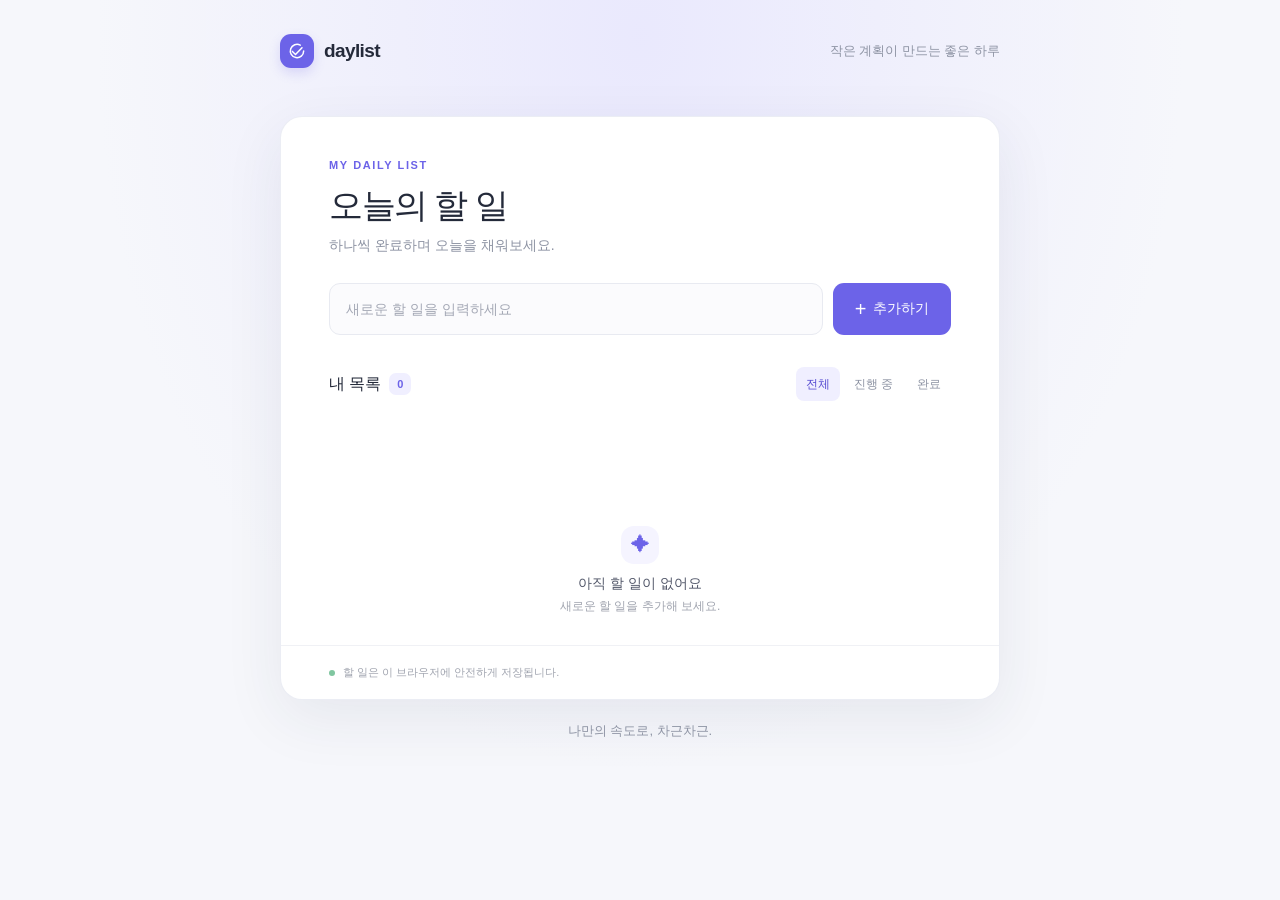
<file: todolist/index.html>
<!doctype html>
<html lang="ko">
  <head>
    <meta charset="utf-8">
    <meta name="viewport" content="width=device-width, initial-scale=1">
    <meta name="theme-color" content="#f6f7fb">
    <meta
      name="description"
      content="오늘 해야 할 일을 간단하게 기록하고 관리하세요."
    >
    <title>오늘의 할 일</title>
    <link rel="stylesheet" href="css/styles.css">
    <script src="js/app.js" defer></script>
  </head>
  <body>
    <main class="app-shell">
      <header class="page-header">
        <a class="brand" href="./" aria-label="오늘의 할 일 홈">
          <span class="brand-mark" aria-hidden="true">
            <svg viewBox="0 0 24 24" fill="none">
              <path d="m6.5 12.5 3.7 3.7 7.8-8.1" />
              <path d="M20 12a8 8 0 1 1-4.1-7" />
            </svg>
          </span>
          <span>daylist</span>
        </a>
        <span class="header-note">작은 계획이 만드는 좋은 하루</span>
      </header>

      <section class="todo-card" aria-labelledby="page-title">
        <div class="intro">
          <p class="eyebrow">MY DAILY LIST</p>
          <h1 id="page-title">오늘의 할 일</h1>
          <p class="intro-copy">하나씩 완료하며 오늘을 채워보세요.</p>
        </div>

        <form class="todo-form" id="todo-form">
          <label class="sr-only" for="todo-input">새 할 일</label>
          <input
            id="todo-input"
            name="todo"
            type="text"
            maxlength="200"
            placeholder="새로운 할 일을 입력하세요"
            autocomplete="off"
            required
          >
          <button class="add-button" type="submit">
            <span aria-hidden="true">+</span>
            <span>추가하기</span>
          </button>
        </form>

        <p class="notice" id="storage-notice" role="status" aria-live="polite" hidden></p>

        <div class="list-toolbar">
          <div class="list-heading">
            <h2>내 목록</h2>
            <span class="task-count" id="task-count" aria-label="할 일 개수">0</span>
          </div>
          <div class="filters" role="group" aria-label="할 일 필터">
            <button class="filter-button is-active" type="button" data-filter="all" aria-pressed="true">
              전체
            </button>
            <button class="filter-button" type="button" data-filter="active" aria-pressed="false">
              진행 중
            </button>
            <button class="filter-button" type="button" data-filter="completed" aria-pressed="false">
              완료
            </button>
          </div>
        </div>

        <ul class="todo-list" id="todo-list" aria-label="할 일 목록"></ul>
        <div class="empty-state" id="empty-state">
          <span class="empty-icon" aria-hidden="true">✦</span>
          <p class="empty-title">아직 할 일이 없어요</p>
          <p class="empty-copy">새로운 할 일을 추가해 보세요.</p>
        </div>
        <p class="sr-only" id="list-announcement" role="status" aria-live="polite"></p>

        <footer class="card-footer">
          <span class="footer-dot" aria-hidden="true"></span>
          <span>할 일은 이 브라우저에 안전하게 저장됩니다.</span>
        </footer>
      </section>

      <p class="page-footer">나만의 속도로, 차근차근.</p>
    </main>
  </body>
</html>
</file>
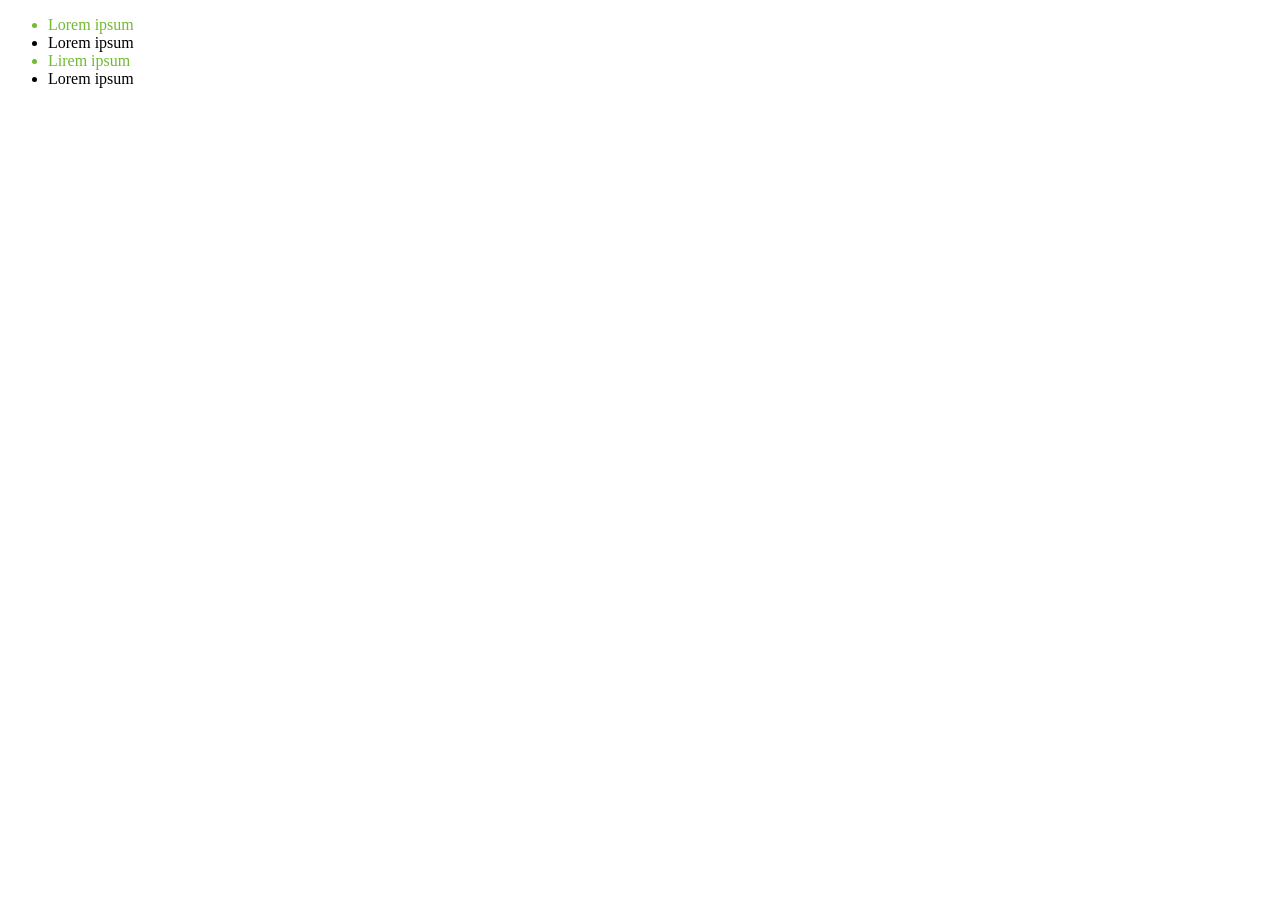
<file: Chap09_Selector.html>
﻿<!DOCTYPE html>
<html xmlns="http://www.w3.org/1999/xhtml">
<head>
<meta http-equiv="Content-Type" content="text/html; charset=utf-8"/>
    <title></title>
    <style>
        /* class 속성으로 select를 가지는 태그의 color속성을  red로 지정한다 */
        .select {
            color: rgb(113, 186, 49);
        } 
    </style>
</head>
<body>
    <ul>
        <li class="select">Lorem ipsum</li>
        <li>Lorem ipsum</li>
        <li class="select">Lirem ipsum</li>
        <li>Lorem ipsum</li>
    </ul>
</body>
</html>
</file>
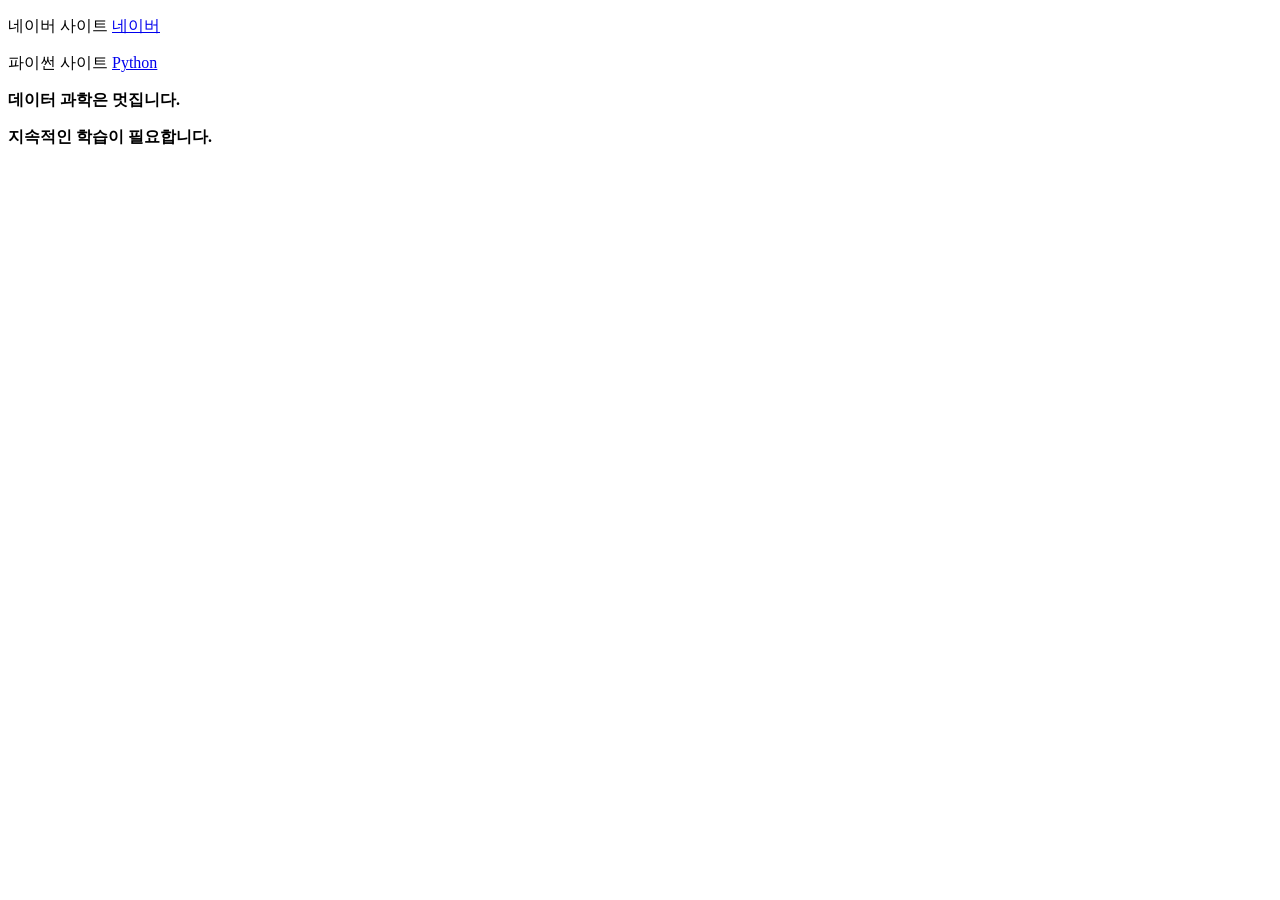
<file: Chap09_test.html>
<!DOCTYPE html>
<html>
    <head>
        <title>
            아주 쉬운 HTML문서 샘플입니다.
        </title>
    </head>
    <body>
        <div>
            <p class="inner-text" id="first">
                네이버 사이트
                <a href="http://www.naver.com" id="credu">
                네이버
                </a>
            </p>
            <p class="inner-text">
                파이썬 사이트
                <a href="https://www.python.org" id="python">
                Python 
                </a>
            </p>
        </div>
        <p class="outer-text" id="second">
            <b>
                데이터 과학은 멋집니다.
            </b>
        </p>
        <p class="outer-text">
            <b>
                지속적인 학습이 필요합니다. 
            </b>
        </p>
    </body>
</html>
</file>
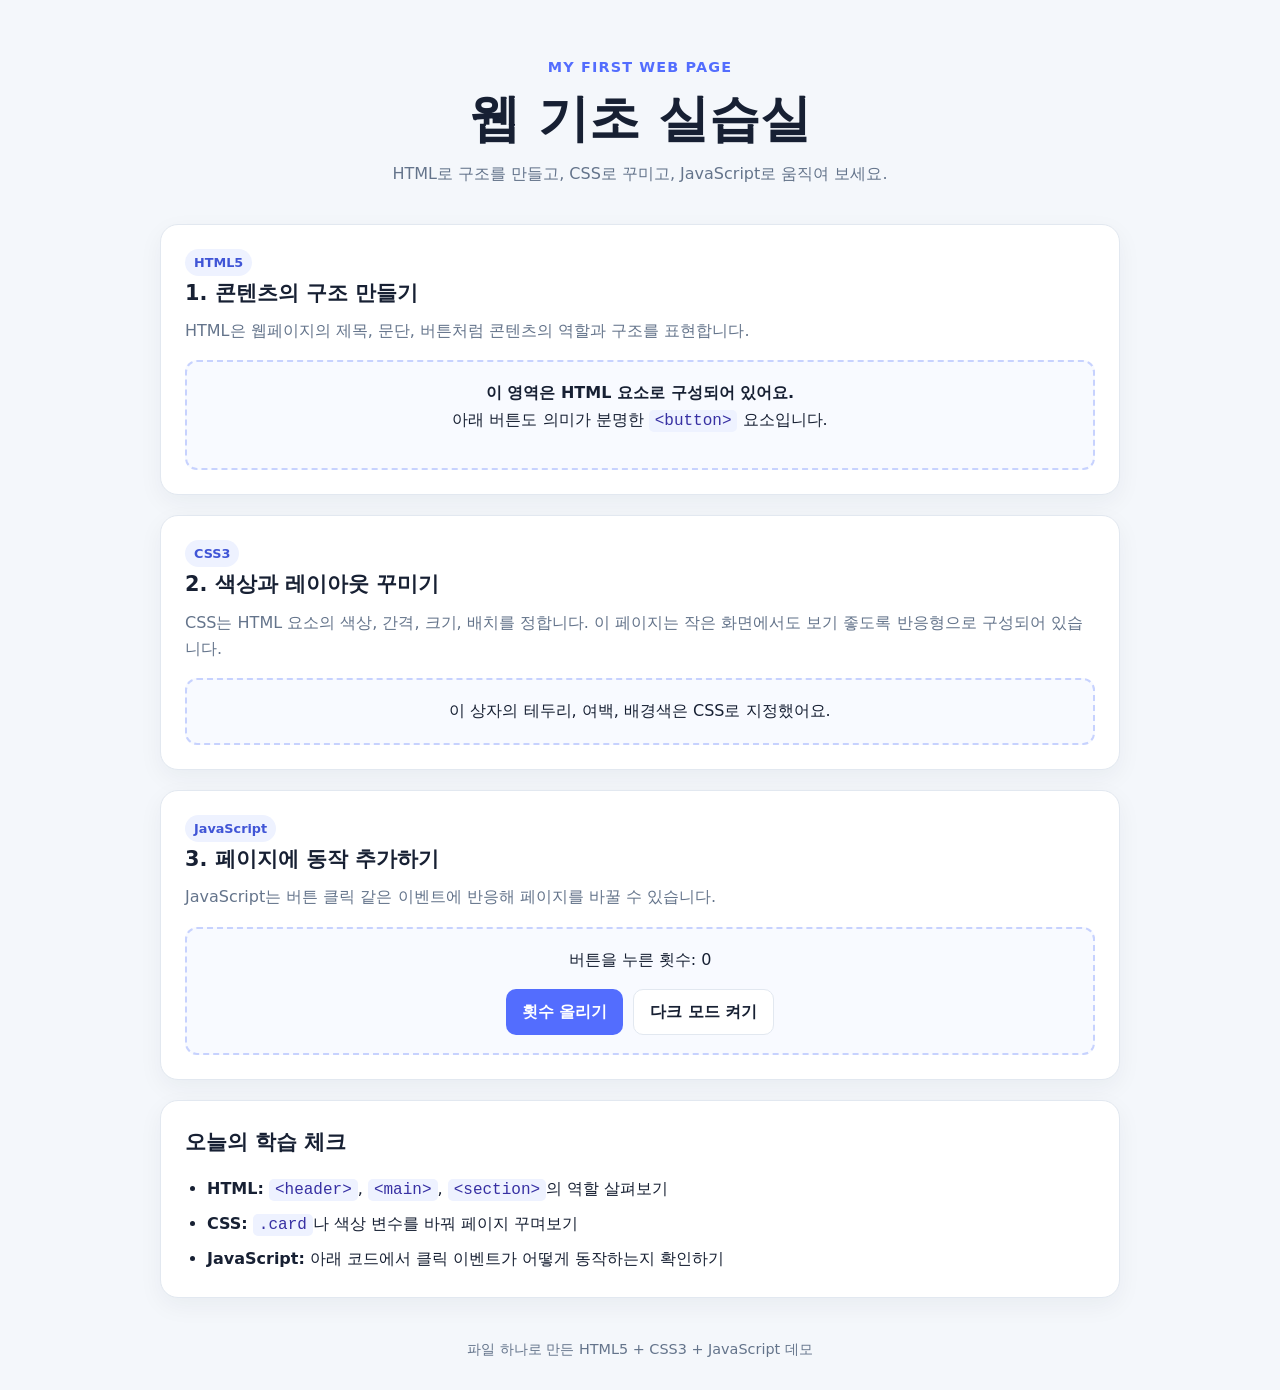
<file: DemoPage.html>
<!doctype html>
<html lang="ko">
<head>
  <meta charset="utf-8">
  <meta name="viewport" content="width=device-width, initial-scale=1">
  <meta name="description" content="HTML5, CSS3, JavaScript의 기초를 한 페이지에서 살펴보는 학습용 데모">
  <title>웹 기초 실습실</title>
  <style>
    :root {
      color-scheme: light;
      --background: #f4f7fb;
      --surface: #ffffff;
      --text: #172033;
      --muted: #64748b;
      --primary: #536dfe;
      --primary-dark: #4055d6;
      --border: #e2e8f0;
      --code: #eef2ff;
    }

    * {
      box-sizing: border-box;
    }

    body {
      margin: 0;
      background: var(--background);
      color: var(--text);
      font-family: system-ui, -apple-system, "Segoe UI", sans-serif;
      line-height: 1.65;
    }

    .page {
      width: min(100% - 32px, 960px);
      margin: 0 auto;
    }

    header {
      padding: 56px 0 36px;
      text-align: center;
    }

    .eyebrow {
      margin: 0 0 8px;
      color: var(--primary);
      font-size: 0.9rem;
      font-weight: 700;
      letter-spacing: 0.08em;
    }

    h1,
    h2,
    p {
      margin-top: 0;
    }

    h1 {
      margin-bottom: 12px;
      font-size: clamp(2rem, 6vw, 3.2rem);
      line-height: 1.2;
    }

    header p:last-child {
      margin-bottom: 0;
      color: var(--muted);
    }

    main {
      display: grid;
      gap: 20px;
      padding-bottom: 40px;
    }

    .card {
      padding: 24px;
      border: 1px solid var(--border);
      border-radius: 18px;
      background: var(--surface);
      box-shadow: 0 8px 24px rgb(23 32 51 / 5%);
    }

    .card h2 {
      margin-bottom: 8px;
      font-size: 1.3rem;
    }

    .muted {
      color: var(--muted);
    }

    .tag {
      display: inline-block;
      margin-right: 6px;
      padding: 3px 9px;
      border-radius: 999px;
      background: var(--code);
      color: var(--primary-dark);
      font-size: 0.8rem;
      font-weight: 700;
    }

    .demo-box {
      margin-top: 16px;
      padding: 18px;
      border: 2px dashed #c7d2fe;
      border-radius: 12px;
      background: #f8faff;
      text-align: center;
    }

    .button-row {
      display: flex;
      flex-wrap: wrap;
      justify-content: center;
      gap: 10px;
      margin-top: 14px;
    }

    button {
      min-height: 44px;
      padding: 9px 16px;
      border: 0;
      border-radius: 10px;
      background: var(--primary);
      color: #fff;
      font: inherit;
      font-weight: 700;
      cursor: pointer;
    }

    button:hover {
      background: var(--primary-dark);
    }

    button:focus-visible {
      outline: 3px solid #a5b4fc;
      outline-offset: 3px;
    }

    button.secondary {
      border: 1px solid var(--border);
      background: var(--surface);
      color: var(--text);
    }

    code {
      padding: 2px 6px;
      border-radius: 5px;
      background: var(--code);
      color: #3730a3;
      font-family: Consolas, "Courier New", monospace;
    }

    .checklist {
      display: grid;
      gap: 8px;
      margin-bottom: 0;
      padding-left: 22px;
    }

    footer {
      padding: 0 0 28px;
      color: var(--muted);
      text-align: center;
      font-size: 0.9rem;
    }

    body.dark {
      color-scheme: dark;
      --background: #111827;
      --surface: #1f2937;
      --text: #f8fafc;
      --muted: #cbd5e1;
      --border: #374151;
      --code: #312e81;
    }

    body.dark .demo-box {
      border-color: #4f46e5;
      background: #273449;
    }

    body.dark code,
    body.dark .tag {
      color: #e0e7ff;
    }

    @media (max-width: 600px) {
      header {
        padding-top: 40px;
      }

      .card {
        padding: 20px;
      }
    }
  </style>
</head>
<body>
  <div class="page">
    <header>
      <p class="eyebrow">MY FIRST WEB PAGE</p>
      <h1>웹 기초 실습실</h1>
      <p>HTML로 구조를 만들고, CSS로 꾸미고, JavaScript로 움직여 보세요.</p>
    </header>

    <main>
      <section class="card" aria-labelledby="html-title">
        <span class="tag">HTML5</span>
        <h2 id="html-title">1. 콘텐츠의 구조 만들기</h2>
        <p class="muted">HTML은 웹페이지의 제목, 문단, 버튼처럼 콘텐츠의 역할과 구조를 표현합니다.</p>
        <div class="demo-box">
          <strong>이 영역은 HTML 요소로 구성되어 있어요.</strong>
          <p>아래 버튼도 의미가 분명한 <code>&lt;button&gt;</code> 요소입니다.</p>
        </div>
      </section>

      <section class="card" aria-labelledby="css-title">
        <span class="tag">CSS3</span>
        <h2 id="css-title">2. 색상과 레이아웃 꾸미기</h2>
        <p class="muted">CSS는 HTML 요소의 색상, 간격, 크기, 배치를 정합니다. 이 페이지는 작은 화면에서도 보기 좋도록 반응형으로 구성되어 있습니다.</p>
        <div class="demo-box">
          이 상자의 테두리, 여백, 배경색은 CSS로 지정했어요.
        </div>
      </section>

      <section class="card" aria-labelledby="js-title">
        <span class="tag">JavaScript</span>
        <h2 id="js-title">3. 페이지에 동작 추가하기</h2>
        <p class="muted">JavaScript는 버튼 클릭 같은 이벤트에 반응해 페이지를 바꿀 수 있습니다.</p>
        <div class="demo-box">
          <p id="counter" aria-live="polite">버튼을 누른 횟수: 0</p>
          <div class="button-row">
            <button id="count-button" type="button">횟수 올리기</button>
            <button id="theme-button" class="secondary" type="button" aria-pressed="false">다크 모드 켜기</button>
          </div>
        </div>
      </section>

      <section class="card" aria-labelledby="practice-title">
        <h2 id="practice-title">오늘의 학습 체크</h2>
        <ul class="checklist">
          <li><strong>HTML:</strong> <code>&lt;header&gt;</code>, <code>&lt;main&gt;</code>, <code>&lt;section&gt;</code>의 역할 살펴보기</li>
          <li><strong>CSS:</strong> <code>.card</code>나 색상 변수를 바꿔 페이지 꾸며보기</li>
          <li><strong>JavaScript:</strong> 아래 코드에서 클릭 이벤트가 어떻게 동작하는지 확인하기</li>
        </ul>
      </section>
    </main>

    <footer>파일 하나로 만든 HTML5 + CSS3 + JavaScript 데모</footer>
  </div>

  <script>
    const counterText = document.querySelector("#counter");
    const countButton = document.querySelector("#count-button");
    const themeButton = document.querySelector("#theme-button");
    let count = 0;

    countButton.addEventListener("click", () => {
      count += 1;
      counterText.textContent = `버튼을 누른 횟수: ${count}`;
    });

    themeButton.addEventListener("click", () => {
      const isDark = document.body.classList.toggle("dark");
      themeButton.textContent = isDark ? "라이트 모드 켜기" : "다크 모드 켜기";
      themeButton.setAttribute("aria-pressed", String(isDark));
    });
  </script>
</body>
</html>
</file>
<file: todolist/css/styles.css>
:root {
  color-scheme: light;
  font-family: "Segoe UI", "Malgun Gothic", sans-serif;
  color: #242a3a;
  background: #f6f7fb;
  font-synthesis: none;
  text-rendering: optimizeLegibility;
  -webkit-font-smoothing: antialiased;
  --ink: #242a3a;
  --muted: #8d93a3;
  --purple: #6c63e8;
  --purple-dark: #554bd2;
  --line: #eceef4;
  --soft-purple: #f0efff;
}

* {
  box-sizing: border-box;
}

body {
  min-width: 320px;
  min-height: 100vh;
  margin: 0;
  background:
    radial-gradient(ellipse at 50% 4%, rgba(226, 224, 255, 0.62), transparent 34rem),
    #f6f7fb;
}

button,
input {
  font: inherit;
}

button {
  color: inherit;
}

button:focus-visible,
input:focus-visible,
a:focus-visible {
  outline: 3px solid rgba(108, 99, 232, 0.38);
  outline-offset: 3px;
}

.app-shell {
  width: min(100% - 40px, 720px);
  margin: 0 auto;
  padding: 34px 0 28px;
}

.page-header,
.brand,
.list-toolbar,
.list-heading,
.filters,
.card-footer {
  display: flex;
  align-items: center;
}

.page-header {
  justify-content: space-between;
  margin-bottom: 48px;
}

.brand {
  gap: 10px;
  color: var(--ink);
  font-size: 19px;
  font-weight: 700;
  letter-spacing: -0.6px;
  text-decoration: none;
}

.brand-mark {
  display: grid;
  width: 34px;
  height: 34px;
  place-items: center;
  border-radius: 11px;
  background: var(--purple);
  box-shadow: 0 5px 12px rgba(108, 99, 232, 0.2);
}

.brand-mark svg {
  width: 20px;
  stroke: white;
  stroke-linecap: round;
  stroke-linejoin: round;
  stroke-width: 1.8;
}

.header-note,
.page-footer {
  color: var(--muted);
  font-size: 13px;
}

.todo-card {
  overflow: hidden;
  padding: 42px 48px 0;
  border: 1px solid rgba(233, 235, 243, 0.9);
  border-radius: 22px;
  background: #fff;
  box-shadow: 0 18px 60px rgba(42, 48, 77, 0.08);
}

.intro {
  margin-bottom: 28px;
}

.eyebrow {
  margin: 0 0 12px;
  color: var(--purple);
  font-size: 11px;
  font-weight: 700;
  letter-spacing: 1.6px;
}

h1,
h2,
p {
  margin-top: 0;
}

h1 {
  margin-bottom: 8px;
  font-size: clamp(27px, 5vw, 34px);
  font-weight: 700;
  letter-spacing: -1.5px;
}

.intro-copy {
  margin-bottom: 0;
  color: var(--muted);
  font-size: 14px;
}

.todo-form {
  display: flex;
  gap: 10px;
  margin-bottom: 32px;
}

.todo-form input {
  min-width: 0;
  height: 52px;
  flex: 1;
  padding: 0 16px;
  border: 1px solid #e8eaf1;
  border-radius: 11px;
  background: #fbfbfd;
  color: var(--ink);
  font-size: 14px;
  transition: border-color 150ms ease, box-shadow 150ms ease;
}

.todo-form input::placeholder {
  color: #a4a8b5;
}

.todo-form input:focus {
  border-color: var(--purple);
  outline: none;
  box-shadow: 0 0 0 3px rgba(108, 99, 232, 0.12);
}

.add-button {
  display: inline-flex;
  min-width: 118px;
  height: 52px;
  align-items: center;
  justify-content: center;
  gap: 7px;
  padding: 0 16px;
  border: 0;
  border-radius: 11px;
  background: var(--purple);
  color: #fff;
  cursor: pointer;
  font-size: 14px;
  font-weight: 600;
  transition: background 150ms ease, transform 150ms ease;
}

.add-button:hover {
  transform: translateY(-1px);
  background: var(--purple-dark);
}

.add-button span:first-child {
  font-size: 20px;
  font-weight: 400;
  line-height: 1;
}

.notice {
  margin: -17px 0 22px;
  padding: 11px 13px;
  border: 1px solid #f2d3d0;
  border-radius: 9px;
  background: #fff7f6;
  color: #a54038;
  font-size: 13px;
  line-height: 1.55;
}

.notice[hidden] {
  display: none;
}

.list-toolbar {
  justify-content: space-between;
  gap: 14px;
  margin-bottom: 12px;
}

.list-heading {
  gap: 9px;
}

.list-heading h2 {
  margin-bottom: 0;
  font-size: 16px;
  font-weight: 700;
  letter-spacing: -0.3px;
}

.task-count {
  display: inline-grid;
  min-width: 22px;
  height: 22px;
  place-items: center;
  padding: 0 6px;
  border-radius: 7px;
  background: var(--soft-purple);
  color: var(--purple);
  font-size: 11px;
  font-weight: 700;
}

.filters {
  gap: 4px;
}

.filter-button {
  min-height: 34px;
  padding: 0 10px;
  border: 0;
  border-radius: 8px;
  background: transparent;
  color: var(--muted);
  cursor: pointer;
  font-size: 12px;
  transition: background 150ms ease, color 150ms ease;
}

.filter-button:hover {
  background: #f7f7fb;
  color: var(--ink);
}

.filter-button.is-active {
  background: var(--soft-purple);
  color: var(--purple-dark);
  font-weight: 600;
}

.todo-list {
  min-height: 82px;
  margin: 0;
  padding: 0;
  list-style: none;
}

.todo-item {
  display: flex;
  min-height: 64px;
  align-items: center;
  gap: 13px;
  border-bottom: 1px solid var(--line);
}

.todo-item:last-child {
  border-bottom: 0;
}

.todo-toggle {
  width: 20px;
  height: 20px;
  flex: 0 0 auto;
  margin: 0;
  accent-color: var(--purple);
  cursor: pointer;
}

.todo-text {
  min-width: 0;
  flex: 1;
  overflow-wrap: anywhere;
  color: #414657;
  font-size: 14px;
  line-height: 1.55;
}

.todo-item.is-completed .todo-text {
  color: #a0a4af;
  text-decoration: line-through;
  text-decoration-thickness: 1px;
}

.delete-button {
  display: grid;
  width: 34px;
  height: 34px;
  flex: 0 0 auto;
  place-items: center;
  border: 0;
  border-radius: 8px;
  background: transparent;
  color: #a3a7b3;
  cursor: pointer;
  font-size: 21px;
  line-height: 1;
  opacity: 0;
  transition: background 150ms ease, color 150ms ease, opacity 150ms ease;
}

.todo-item:hover .delete-button,
.delete-button:focus-visible {
  opacity: 1;
}

.delete-button:hover {
  background: #fff0ef;
  color: #d34e48;
}

.empty-state {
  display: grid;
  min-height: 150px;
  align-content: center;
  justify-items: center;
  text-align: center;
}

.empty-icon {
  display: grid;
  width: 38px;
  height: 38px;
  place-items: center;
  margin-bottom: 11px;
  border-radius: 13px;
  background: #f5f4ff;
  color: var(--purple);
  font-size: 19px;
}

.empty-title {
  margin-bottom: 5px;
  color: #53586a;
  font-size: 14px;
  font-weight: 600;
}

.empty-copy {
  margin-bottom: 0;
  color: #a0a4af;
  font-size: 12px;
}

.empty-state[hidden] {
  display: none;
}

.card-footer {
  min-height: 54px;
  gap: 8px;
  margin: 0 -48px;
  padding: 0 48px;
  border-top: 1px solid #f0f1f5;
  color: #a0a4af;
  font-size: 11px;
}

.footer-dot {
  width: 6px;
  height: 6px;
  border-radius: 50%;
  background: #80c6a0;
}

.page-footer {
  margin: 22px 0 0;
  text-align: center;
}

.sr-only {
  position: absolute;
  width: 1px;
  height: 1px;
  overflow: hidden;
  clip: rect(0, 0, 0, 0);
  white-space: nowrap;
  clip-path: inset(50%);
}

@media (max-width: 560px) {
  .app-shell {
    width: min(100% - 28px, 720px);
    padding-top: 22px;
  }

  .page-header {
    margin-bottom: 28px;
  }

  .header-note {
    font-size: 11px;
  }

  .todo-card {
    padding: 30px 22px 0;
    border-radius: 18px;
  }

  .todo-form {
    gap: 8px;
  }

  .todo-form input {
    padding: 0 12px;
    font-size: 13px;
  }

  .add-button {
    min-width: 48px;
    padding: 0 12px;
  }

  .list-toolbar {
    align-items: flex-start;
    flex-direction: column;
    gap: 8px;
  }

  .filters {
    width: 100%;
  }

  .filter-button {
    flex: 1;
  }

  .delete-button {
    opacity: 1;
  }

  .card-footer {
    margin: 0 -22px;
    padding: 0 22px;
  }
}

@media (prefers-reduced-motion: reduce) {
  *,
  *::before,
  *::after {
    scroll-behavior: auto !important;
    transition-duration: 0.01ms !important;
  }
}
</file>
